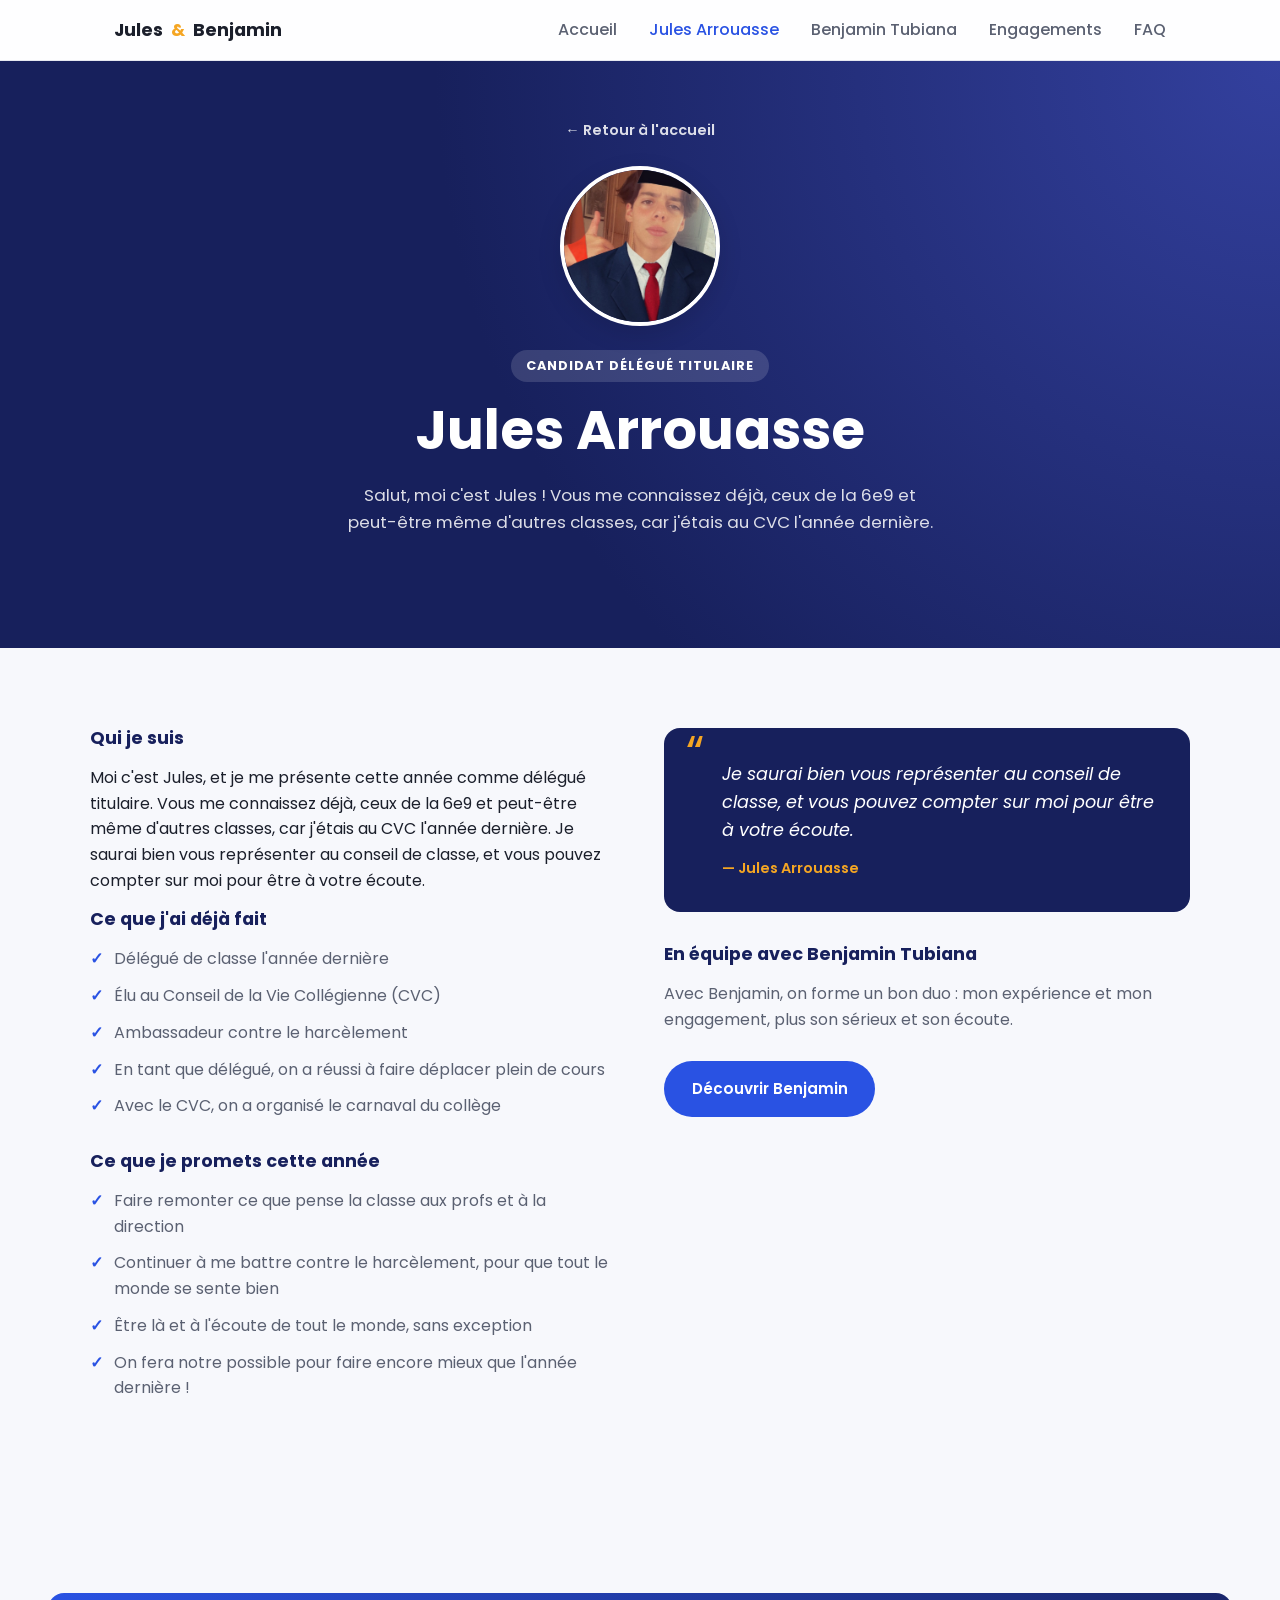
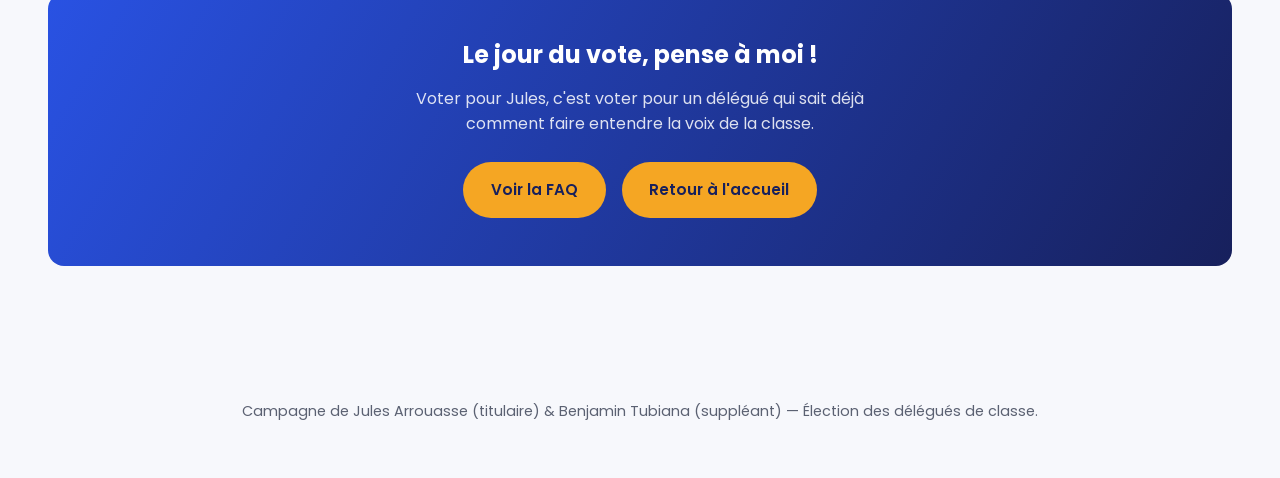
<file: jules.html>
<!DOCTYPE html>
<html lang="fr">
<head>
<meta charset="UTF-8">
<meta name="viewport" content="width=device-width, initial-scale=1.0">
<title>Jules Arrouasse — Délégué titulaire</title>
<meta name="description" content="Découvrez le profil de Jules Arrouasse, candidat délégué titulaire : son expérience, ses engagements et ses qualités.">
<link rel="preconnect" href="https://fonts.googleapis.com">
<link rel="preconnect" href="https://fonts.gstatic.com" crossorigin>
<link href="https://fonts.googleapis.com/css2?family=Poppins:wght@400;500;600;700&display=swap" rel="stylesheet">
<link rel="stylesheet" href="css/style.css">
</head>
<body>

<header class="site-header">
  <nav class="nav">
    <a href="index.html" class="logo">Jules <span class="dot">&</span> Benjamin</a>
    <ul class="nav-links">
      <li><a href="index.html">Accueil</a></li>
      <li><a href="jules.html" class="active">Jules Arrouasse</a></li>
      <li><a href="benjamin.html">Benjamin Tubiana</a></li>
      <li><a href="index.html#engagements">Engagements</a></li>
      <li><a href="index.html#faq">FAQ</a></li>
    </ul>
    <button class="nav-toggle" aria-label="Menu">
      <span></span><span></span><span></span>
    </button>
  </nav>
</header>

<section class="hero hero-small">
  <div class="container">
    <a href="index.html" class="back-link">&larr; Retour à l'accueil</a>
    <div class="avatar-wrap">
      <img class="avatar-photo" src="images/jules.jpg" alt="Photo de Jules Arrouasse"
           onload="this.style.display='block'; this.nextElementSibling.style.display='none';"
           onerror="this.style.display='none';">
      <div class="avatar-fallback">JA</div>
    </div>
    <span class="eyebrow">Candidat délégué titulaire</span>
    <h1>Jules Arrouasse</h1>
    <p class="hero-sub">Salut, moi c'est Jules ! Vous me connaissez déjà, ceux de la 6e9 et peut-être même d'autres classes, car j'étais au CVC l'année dernière.</p>
  </div>
</section>

<section>
  <div class="container">
    <div class="profile-content">
      <div class="profile-block">
        <h3>Qui je suis</h3>
        <p>Moi c'est Jules, et je me présente cette année comme délégué titulaire. Vous me connaissez déjà, ceux de la 6e9 et peut-être même d'autres classes, car j'étais au CVC l'année dernière. Je saurai bien vous représenter au conseil de classe, et vous pouvez compter sur moi pour être à votre écoute.</p>

        <h3>Ce que j'ai déjà fait</h3>
        <ul class="check-list">
          <li>Délégué de classe l'année dernière</li>
          <li>Élu au Conseil de la Vie Collégienne (CVC)</li>
          <li>Ambassadeur contre le harcèlement</li>
          <li>En tant que délégué, on a réussi à faire déplacer plein de cours</li>
          <li>Avec le CVC, on a organisé le carnaval du collège</li>
        </ul>

        <h3>Ce que je promets cette année</h3>
        <ul class="check-list">
          <li>Faire remonter ce que pense la classe aux profs et à la direction</li>
          <li>Continuer à me battre contre le harcèlement, pour que tout le monde se sente bien</li>
          <li>Être là et à l'écoute de tout le monde, sans exception</li>
          <li>On fera notre possible pour faire encore mieux que l'année dernière !</li>
        </ul>
      </div>

      <div class="profile-block">
        <div class="quote-box">
          <p>Je saurai bien vous représenter au conseil de classe, et vous pouvez compter sur moi pour être à votre écoute.</p>
          <span>— Jules Arrouasse</span>
        </div>

        <div style="margin-top:2rem;">
          <h3>En équipe avec Benjamin Tubiana</h3>
          <p style="color:var(--text-light);">Avec Benjamin, on forme un bon duo : mon expérience et mon engagement, plus son sérieux et son écoute.</p>
          <a href="benjamin.html" class="btn btn-secondary" style="margin-top:0.8rem;">Découvrir Benjamin</a>
        </div>
      </div>
    </div>
  </div>
</section>

<section>
  <div class="cta-banner">
    <h2>Le jour du vote, pense à moi !</h2>
    <p>Voter pour Jules, c'est voter pour un délégué qui sait déjà comment faire entendre la voix de la classe.</p>
    <div class="hero-actions">
      <a href="index.html#faq" class="btn btn-primary">Voir la FAQ</a>
      <a href="index.html" class="btn btn-primary">Retour à l'accueil</a>
    </div>
  </div>
</section>

<footer>
  <p>Campagne de Jules Arrouasse (titulaire) & Benjamin Tubiana (suppléant) — Élection des délégués de classe.</p>
</footer>

<script src="js/script.js"></script>
</body>
</html>
</file>
<file: css/style.css>
/* ===== Variables & reset ===== */
:root {
  --blue: #2952e3;
  --blue-dark: #17205c;
  --amber: #f5a623;
  --bg: #f7f8fc;
  --card-bg: #ffffff;
  --text: #1b1f2b;
  --text-light: #5b6172;
  --border: #e6e8f0;
  --radius: 16px;
  --shadow: 0 10px 30px rgba(23, 32, 92, 0.08);
  --shadow-hover: 0 16px 40px rgba(23, 32, 92, 0.14);
  --max-width: 1100px;
}

* { box-sizing: border-box; }

html { scroll-behavior: smooth; }

body {
  margin: 0;
  font-family: "Poppins", "Segoe UI", Roboto, Helvetica, Arial, sans-serif;
  background: var(--bg);
  color: var(--text);
  line-height: 1.6;
}

img { max-width: 100%; display: block; }

a { color: inherit; text-decoration: none; }

ul { padding: 0; margin: 0; list-style: none; }

section { padding: 5rem 1.5rem; }

.container {
  max-width: var(--max-width);
  margin: 0 auto;
}

.eyebrow {
  display: inline-block;
  font-size: 0.8rem;
  font-weight: 700;
  letter-spacing: 0.08em;
  text-transform: uppercase;
  color: var(--blue);
  background: rgba(41, 82, 227, 0.1);
  padding: 0.35rem 0.9rem;
  border-radius: 999px;
  margin-bottom: 1rem;
}

h1, h2, h3 { line-height: 1.2; margin: 0 0 1rem; }

h2.section-title {
  font-size: clamp(1.6rem, 3vw, 2.3rem);
  text-align: center;
}

p.section-lead {
  text-align: center;
  color: var(--text-light);
  max-width: 640px;
  margin: 0 auto 3rem;
}

/* ===== Buttons ===== */
.btn {
  display: inline-flex;
  align-items: center;
  gap: 0.5rem;
  padding: 0.85rem 1.6rem;
  border-radius: 999px;
  font-weight: 600;
  font-size: 0.95rem;
  border: 2px solid transparent;
  cursor: pointer;
  transition: transform 0.15s ease, box-shadow 0.15s ease, background 0.15s ease;
}

.btn-primary {
  background: var(--amber);
  color: var(--blue-dark);
}

.btn-primary:hover { transform: translateY(-2px); box-shadow: 0 10px 20px rgba(245, 166, 35, 0.35); }

.btn-outline {
  background: transparent;
  border-color: rgba(255,255,255,0.5);
  color: #fff;
}

.btn-outline:hover { background: rgba(255,255,255,0.12); transform: translateY(-2px); }

.btn-secondary {
  background: var(--blue);
  color: #fff;
}

.btn-secondary:hover { transform: translateY(-2px); box-shadow: 0 10px 20px rgba(41, 82, 227, 0.3); }

/* ===== Header / Nav ===== */
header.site-header {
  position: sticky;
  top: 0;
  z-index: 100;
  background: rgba(255,255,255,0.85);
  backdrop-filter: blur(8px);
  border-bottom: 1px solid var(--border);
}

.nav {
  max-width: var(--max-width);
  margin: 0 auto;
  display: flex;
  align-items: center;
  justify-content: space-between;
  padding: 1rem 1.5rem;
}

.logo {
  font-weight: 700;
  font-size: 1.1rem;
  display: flex;
  align-items: center;
  gap: 0.5rem;
}

.logo .dot { color: var(--amber); }

.nav-links {
  display: flex;
  gap: 2rem;
  align-items: center;
}

.nav-links a {
  font-weight: 500;
  color: var(--text-light);
  transition: color 0.15s ease;
}

.nav-links a:hover, .nav-links a.active { color: var(--blue); }

.nav-cta { display: none; }

.nav-toggle {
  display: none;
  flex-direction: column;
  gap: 5px;
  background: none;
  border: none;
  cursor: pointer;
  padding: 0.4rem;
}

.nav-toggle span {
  width: 24px;
  height: 2px;
  background: var(--text);
  border-radius: 2px;
}

@media (max-width: 780px) {
  .nav-links {
    position: absolute;
    top: 100%;
    left: 0;
    right: 0;
    background: #fff;
    flex-direction: column;
    gap: 0;
    border-bottom: 1px solid var(--border);
    max-height: 0;
    overflow: hidden;
    transition: max-height 0.25s ease;
  }
  .nav-links.open { max-height: 320px; }
  .nav-links a {
    padding: 1rem 1.5rem;
    border-top: 1px solid var(--border);
    width: 100%;
  }
  .nav-toggle { display: flex; }
}

/* ===== Hero ===== */
.hero {
  background: radial-gradient(circle at top right, #33409e 0%, var(--blue-dark) 60%);
  color: #fff;
  padding: 5.5rem 1.5rem 6rem;
  text-align: center;
}

.hero .eyebrow {
  background: rgba(255,255,255,0.14);
  color: #fff;
}

.hero h1 {
  font-size: clamp(2rem, 5vw, 3.4rem);
  max-width: 820px;
  margin: 0 auto 1.2rem;
}

.hero h1 .highlight { color: var(--amber); }

.hero p.hero-sub {
  max-width: 620px;
  margin: 0 auto 2.5rem;
  color: rgba(255,255,255,0.85);
  font-size: 1.05rem;
}

.hero-actions {
  display: flex;
  gap: 1rem;
  justify-content: center;
  flex-wrap: wrap;
}

/* small hero used on profile pages */
.hero.hero-small { padding: 3.5rem 1.5rem 4.5rem; }

/* ===== Duo cards on homepage ===== */
.duo-grid {
  display: grid;
  grid-template-columns: repeat(auto-fit, minmax(280px, 1fr));
  gap: 2rem;
}

.duo-card {
  background: var(--card-bg);
  border-radius: var(--radius);
  padding: 2.2rem 2rem;
  box-shadow: var(--shadow);
  text-align: center;
  transition: transform 0.2s ease, box-shadow 0.2s ease;
  border: 1px solid var(--border);
}

.duo-card:hover { transform: translateY(-6px); box-shadow: var(--shadow-hover); }

.avatar-wrap {
  width: 140px;
  height: 140px;
  margin: 0 auto 1.4rem;
  position: relative;
}

.avatar-photo, .avatar-fallback {
  width: 140px;
  height: 140px;
  border-radius: 50%;
  object-fit: cover;
}

.avatar-photo {
  display: none;
  border: 4px solid #fff;
  box-shadow: 0 8px 24px rgba(0,0,0,0.12);
}

.avatar-fallback {
  display: flex;
  align-items: center;
  justify-content: center;
  font-size: 2.4rem;
  font-weight: 700;
  color: #fff;
  background: linear-gradient(135deg, var(--blue), var(--blue-dark));
  border: 4px solid #fff;
  box-shadow: 0 8px 24px rgba(0,0,0,0.12);
}

.duo-card .role-tag {
  display: inline-block;
  font-size: 0.75rem;
  font-weight: 700;
  text-transform: uppercase;
  letter-spacing: 0.06em;
  color: var(--blue);
  background: rgba(41,82,227,0.08);
  padding: 0.3rem 0.8rem;
  border-radius: 999px;
  margin-bottom: 0.6rem;
}

.duo-card h3 { font-size: 1.3rem; }

.duo-card p { color: var(--text-light); margin-bottom: 1.4rem; }

/* hero-page variant of avatar (bigger, on colored bg) */
.hero .avatar-wrap { width: 160px; height: 160px; margin-bottom: 1.5rem; }
.hero .avatar-photo, .hero .avatar-fallback { width: 160px; height: 160px; }
.hero .avatar-fallback { background: linear-gradient(135deg, var(--amber), #d97706); border-color: rgba(255,255,255,0.5); }

/* ===== Why vote / features ===== */
.features-grid {
  display: grid;
  grid-template-columns: repeat(auto-fit, minmax(230px, 1fr));
  gap: 1.5rem;
}

.feature-card {
  background: var(--card-bg);
  border: 1px solid var(--border);
  border-radius: var(--radius);
  padding: 1.8rem;
}

.feature-card .icon {
  width: 48px;
  height: 48px;
  border-radius: 12px;
  background: rgba(245, 166, 35, 0.15);
  color: var(--amber);
  display: flex;
  align-items: center;
  justify-content: center;
  font-size: 1.4rem;
  margin-bottom: 1rem;
}

.feature-card h3 { font-size: 1.05rem; }
.feature-card p { color: var(--text-light); font-size: 0.95rem; margin: 0; }

/* ===== Commitments list ===== */
.commit-list {
  display: grid;
  gap: 1rem;
  max-width: 760px;
  margin: 0 auto;
}

.commit-item {
  display: flex;
  gap: 1rem;
  align-items: flex-start;
  background: var(--card-bg);
  border: 1px solid var(--border);
  border-radius: 12px;
  padding: 1.1rem 1.4rem;
}

.commit-item .check {
  flex: none;
  width: 28px;
  height: 28px;
  border-radius: 50%;
  background: var(--blue);
  color: #fff;
  display: flex;
  align-items: center;
  justify-content: center;
  font-size: 0.85rem;
  font-weight: 700;
}

/* ===== Section alt background ===== */
.section-alt { background: #fff; border-top: 1px solid var(--border); border-bottom: 1px solid var(--border); }

/* ===== FAQ ===== */
.faq-list {
  max-width: 760px;
  margin: 0 auto;
  display: grid;
  gap: 0.8rem;
}

.faq-item {
  background: var(--card-bg);
  border: 1px solid var(--border);
  border-radius: 12px;
  overflow: hidden;
}

.faq-question {
  width: 100%;
  background: none;
  border: none;
  text-align: left;
  padding: 1.2rem 1.4rem;
  font-family: inherit;
  font-size: 1rem;
  font-weight: 600;
  color: var(--text);
  cursor: pointer;
  display: flex;
  justify-content: space-between;
  align-items: center;
  gap: 1rem;
}

.faq-question .plus {
  flex: none;
  transition: transform 0.2s ease;
  color: var(--blue);
  font-size: 1.3rem;
  font-weight: 400;
}

.faq-item.open .faq-question .plus { transform: rotate(45deg); }

.faq-answer {
  max-height: 0;
  overflow: hidden;
  transition: max-height 0.25s ease;
  padding: 0 1.4rem;
}

.faq-item.open .faq-answer { max-height: 300px; padding: 0 1.4rem 1.3rem; }

.faq-answer p { margin: 0; color: var(--text-light); }

/* ===== Profile page content ===== */
.profile-content {
  display: grid;
  grid-template-columns: 1fr 1fr;
  gap: 3rem;
  align-items: start;
}

@media (max-width: 780px) {
  .profile-content { grid-template-columns: 1fr; }
}

.profile-block h3 {
  font-size: 1.1rem;
  color: var(--blue-dark);
}

.check-list { display: grid; gap: 0.7rem; margin-bottom: 2rem; }

.check-list li {
  display: flex;
  gap: 0.7rem;
  align-items: flex-start;
  color: var(--text-light);
}

.check-list li::before {
  content: "✓";
  flex: none;
  color: var(--blue);
  font-weight: 700;
}

.quote-box {
  background: var(--blue-dark);
  color: #fff;
  border-radius: var(--radius);
  padding: 2rem;
  font-size: 1.1rem;
  font-style: italic;
  position: relative;
}

.quote-box::before {
  content: "\201C";
  font-size: 3rem;
  color: var(--amber);
  font-style: normal;
  line-height: 0;
  position: absolute;
  top: 1.6rem;
  left: 1.4rem;
}

.quote-box p { margin: 0 0 0.8rem; padding-left: 1.6rem; }
.quote-box span { display: block; padding-left: 1.6rem; font-style: normal; font-weight: 600; color: var(--amber); font-size: 0.9rem; }

/* ===== CTA banner ===== */
.cta-banner {
  background: linear-gradient(120deg, var(--blue), var(--blue-dark));
  color: #fff;
  border-radius: var(--radius);
  padding: 3rem 2rem;
  text-align: center;
  margin: 0 1.5rem;
}

.cta-banner h2 { color: #fff; }
.cta-banner p { color: rgba(255,255,255,0.85); max-width: 520px; margin: 0 auto 1.6rem; }

/* ===== Footer ===== */
footer {
  padding: 2.5rem 1.5rem;
  text-align: center;
  color: var(--text-light);
  font-size: 0.9rem;
}

footer a { color: var(--blue); font-weight: 600; }

/* ===== Back link ===== */
.back-link {
  display: inline-flex;
  align-items: center;
  gap: 0.4rem;
  color: rgba(255,255,255,0.85);
  font-weight: 600;
  margin-bottom: 1.5rem;
  font-size: 0.9rem;
}

.back-link:hover { color: #fff; }
</file>
